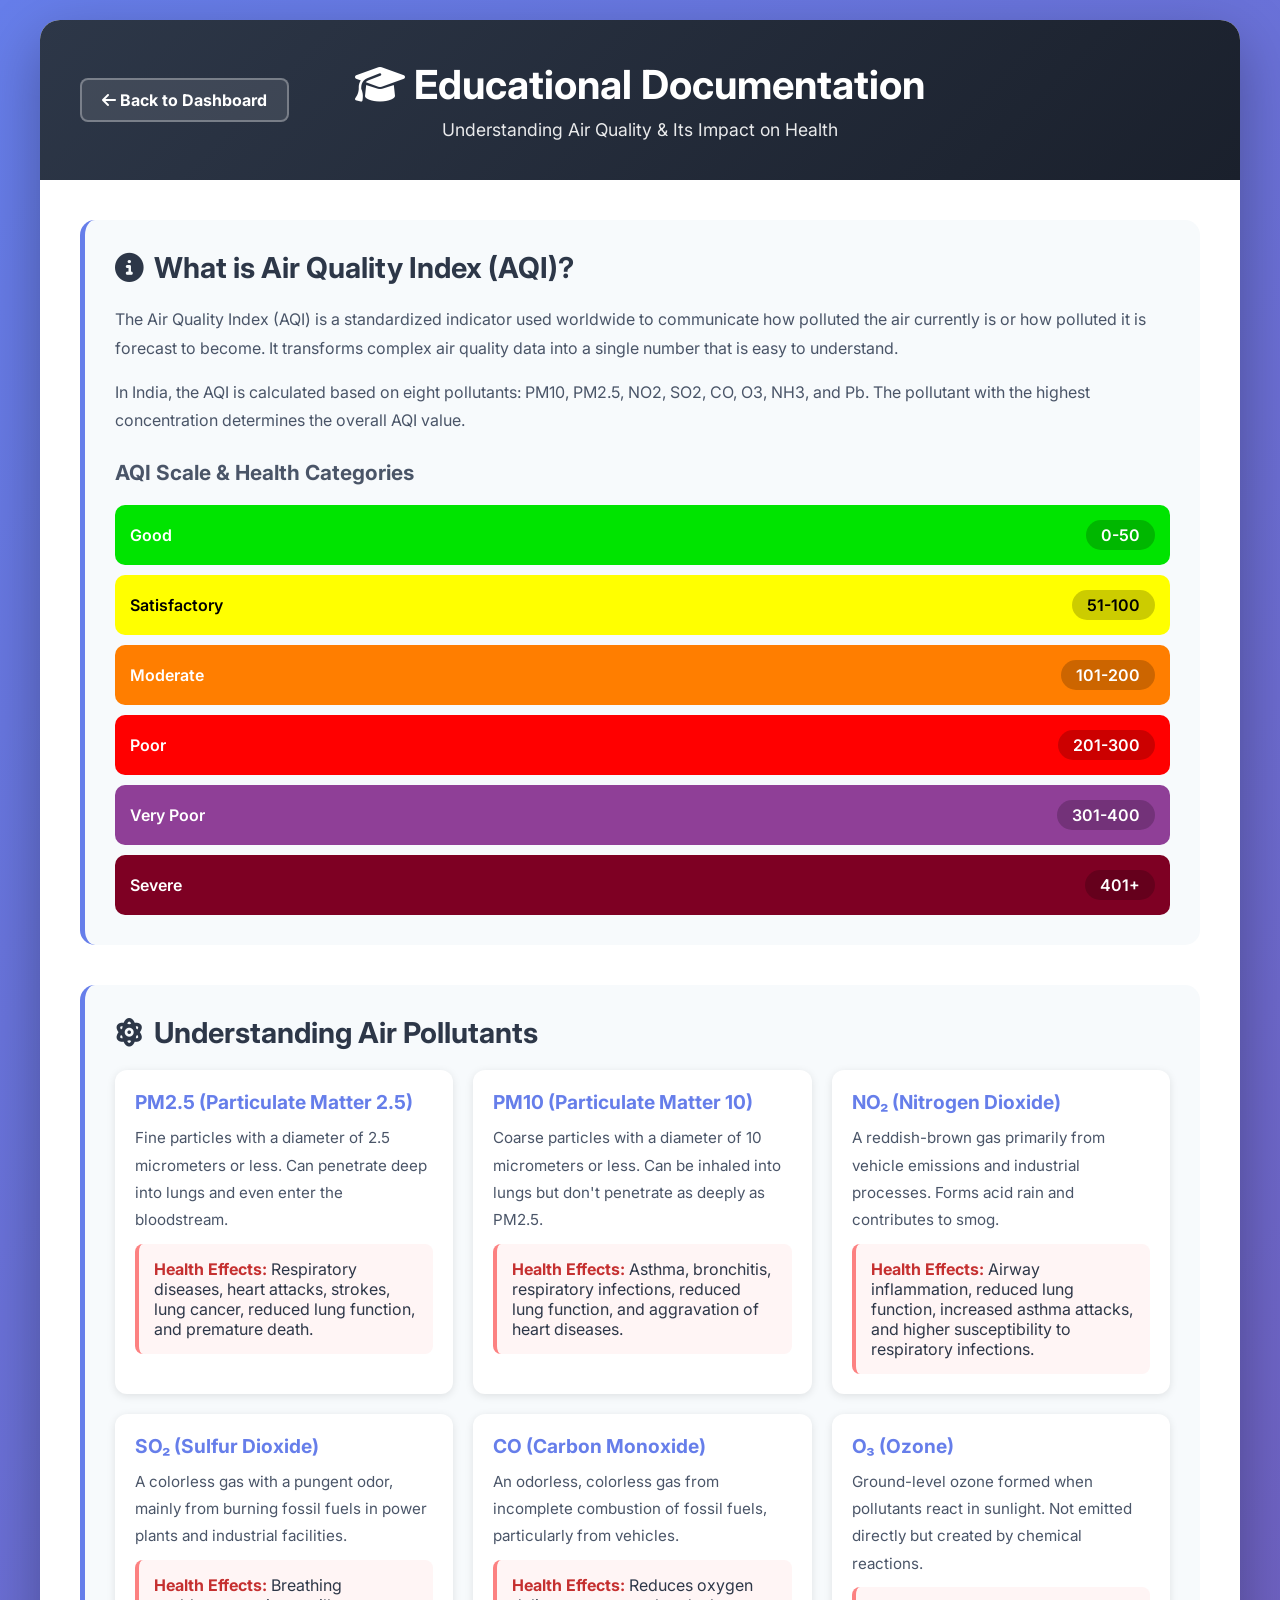
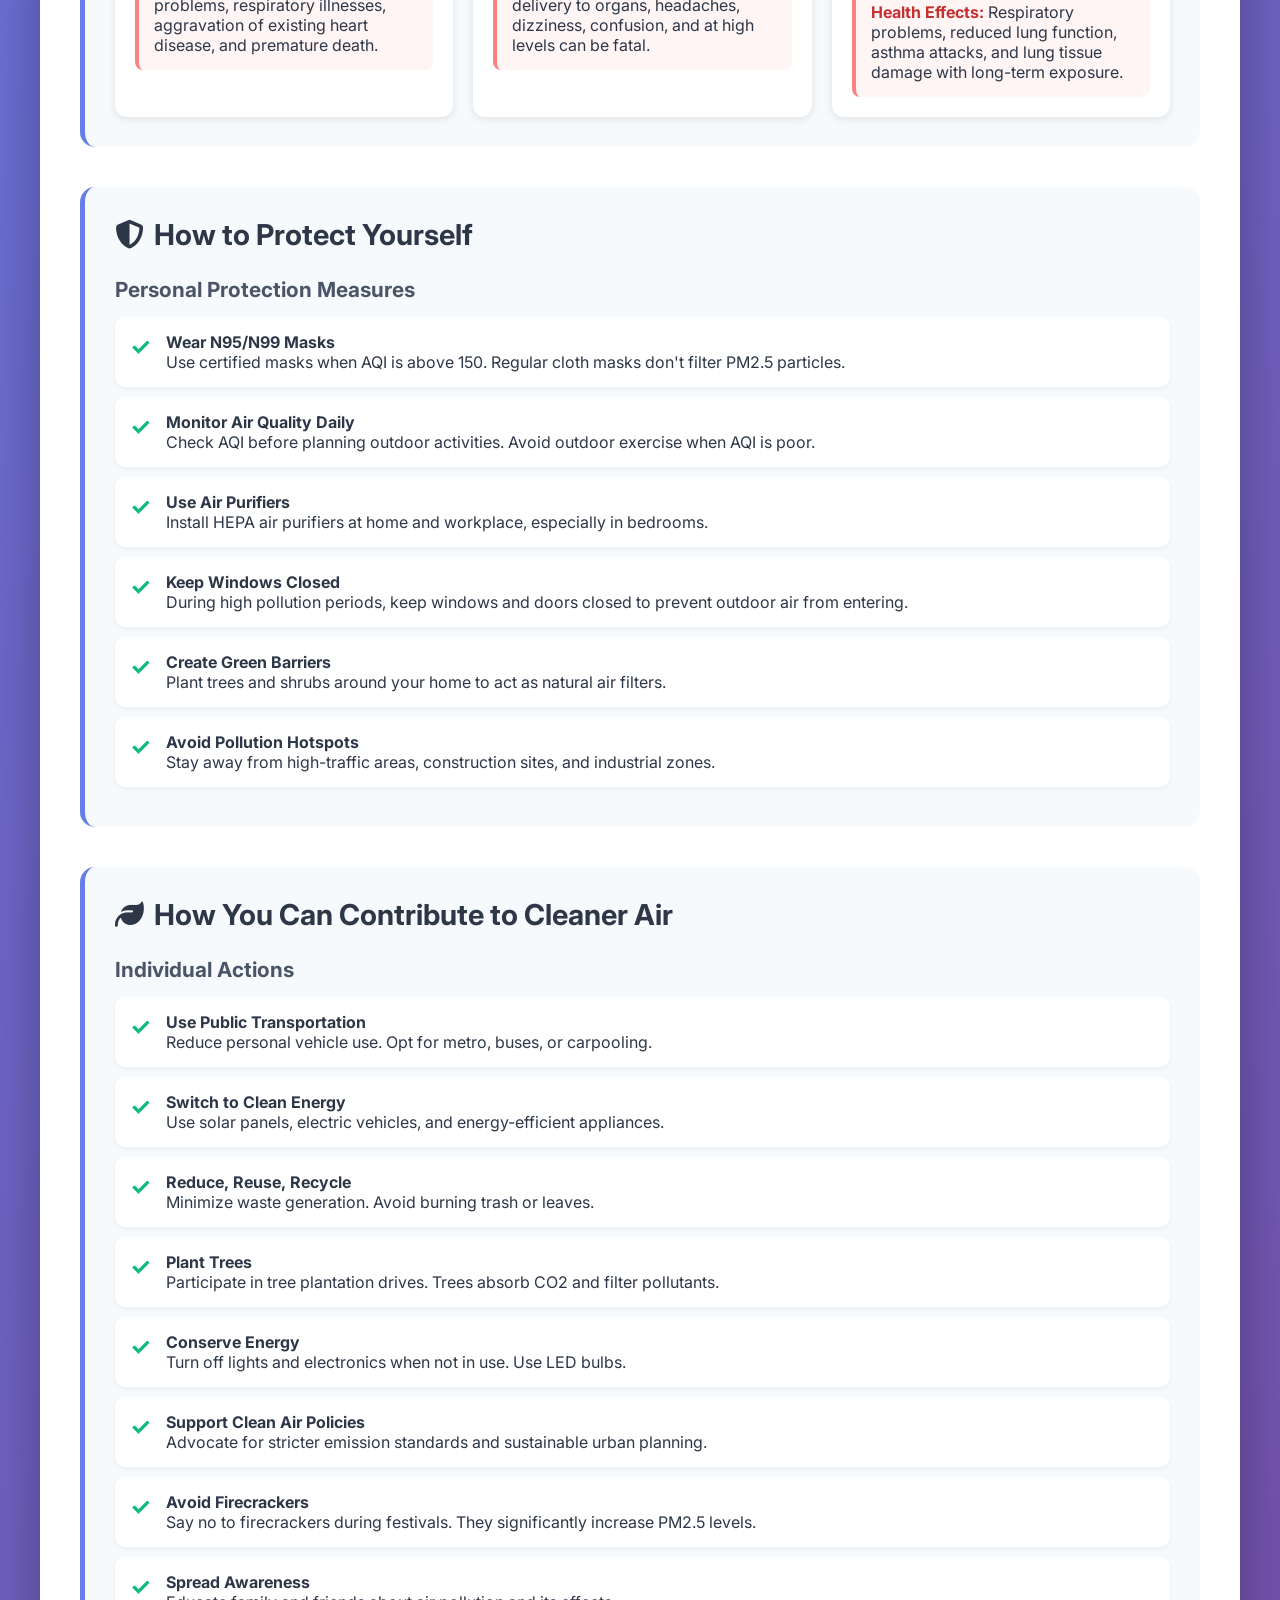
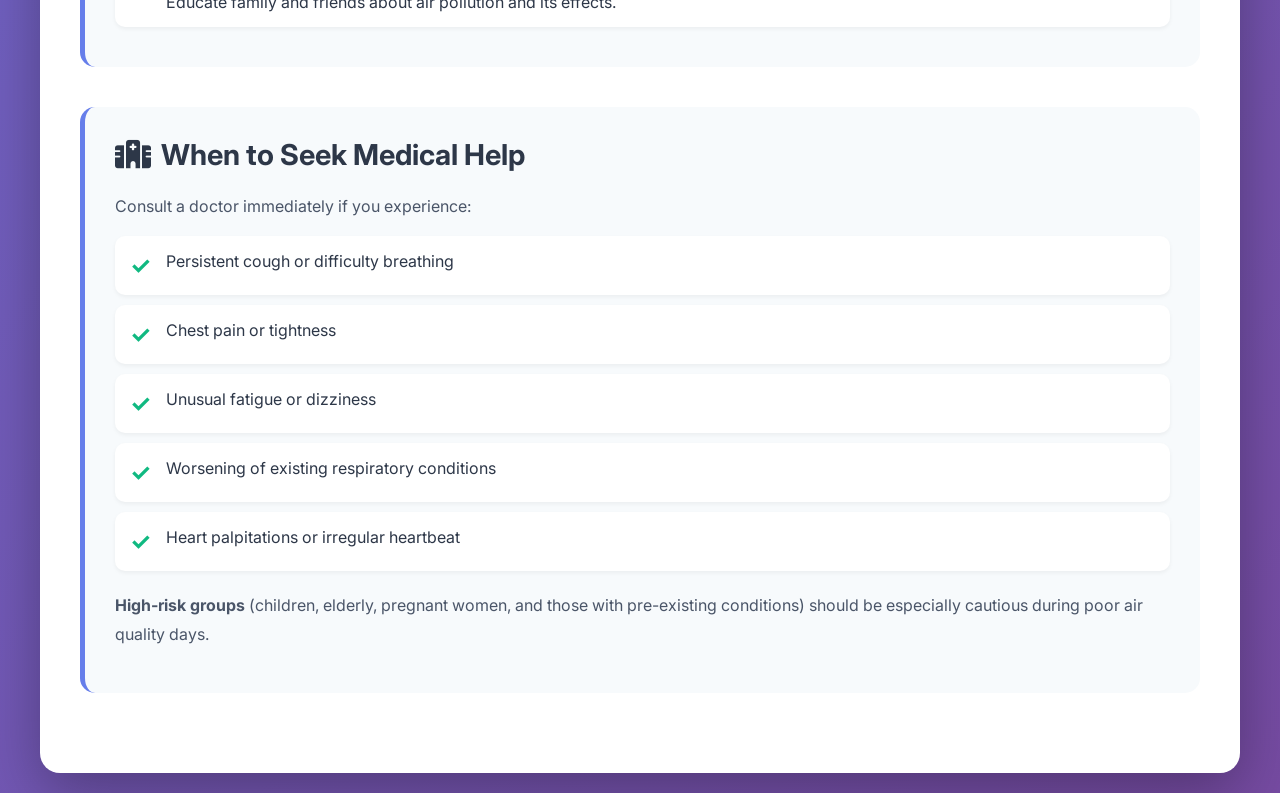
<file: edu.html>
<!-- edu.html -->
<!DOCTYPE html>
<html lang="en">
<head>
    <meta charset="UTF-8">
    <meta name="viewport" content="width=device-width, initial-scale=1.0">
    <title>Educational Documentation - Vayu Suraksha</title>
    
    <!-- Font Awesome -->
    <link rel="stylesheet" href="https://cdnjs.cloudflare.com/ajax/libs/font-awesome/6.4.0/css/all.min.css" />
    
    <!-- Google Fonts -->
    <link href="https://fonts.googleapis.com/css2?family=Inter:wght@300;400;500;600;700&display=swap" rel="stylesheet">
    
    <style>
        * {
            margin: 0;
            padding: 0;
            box-sizing: border-box;
        }

        body {
            font-family: 'Inter', -apple-system, BlinkMacSystemFont, 'Segoe UI', sans-serif;
            background: linear-gradient(135deg, #667eea 0%, #764ba2 100%);
            min-height: 100vh;
            padding: 20px;
            color: #2d3748;
        }

        .container {
            max-width: 1200px;
            margin: 0 auto;
            background: white;
            border-radius: 20px;
            box-shadow: 0 20px 60px rgba(0,0,0,0.3);
            overflow: hidden;
        }

        header {
            background: linear-gradient(135deg, #2d3748 0%, #1a202c 100%);
            color: white;
            padding: 40px;
            text-align: center;
            position: relative;
        }

        .back-btn {
            position: absolute;
            left: 40px;
            top: 50%;
            transform: translateY(-50%);
            background: rgba(255,255,255,0.1);
            color: white;
            border: 2px solid rgba(255,255,255,0.3);
            padding: 10px 20px;
            border-radius: 8px;
            text-decoration: none;
            font-weight: bold;
            transition: all 0.3s;
        }

        .back-btn:hover {
            background: rgba(255,255,255,0.2);
            transform: translateY(-50%) translateX(-5px);
        }

        h1 {
            font-size: 2.5em;
            margin-bottom: 10px;
        }

        .subtitle {
            font-size: 1.1em;
            opacity: 0.9;
        }

        .content {
            padding: 40px;
        }

        .section {
            margin-bottom: 40px;
            padding: 30px;
            background: #f7fafc;
            border-radius: 15px;
            border-left: 5px solid #667eea;
        }

        .section h2 {
            color: #2d3748;
            font-size: 1.8em;
            margin-bottom: 20px;
            display: flex;
            align-items: center;
            gap: 10px;
        }

        .section h3 {
            color: #4a5568;
            font-size: 1.3em;
            margin: 25px 0 15px 0;
        }

        .section p {
            color: #4a5568;
            line-height: 1.8;
            margin-bottom: 15px;
        }

        .pollutant-grid {
            display: grid;
            grid-template-columns: repeat(auto-fit, minmax(300px, 1fr));
            gap: 20px;
            margin-top: 20px;
        }

        .pollutant-card {
            background: white;
            padding: 20px;
            border-radius: 12px;
            box-shadow: 0 2px 8px rgba(0,0,0,0.1);
            transition: transform 0.3s;
        }

        .pollutant-card:hover {
            transform: translateY(-5px);
            box-shadow: 0 4px 12px rgba(0,0,0,0.15);
        }

        .pollutant-card h4 {
            color: #667eea;
            font-size: 1.2em;
            margin-bottom: 10px;
        }

        .pollutant-card p {
            margin-bottom: 10px;
            font-size: 0.95em;
        }

        .health-effects {
            background: #fff5f5;
            padding: 15px;
            border-left: 4px solid #fc8181;
            border-radius: 8px;
            margin-top: 10px;
        }

        .health-effects strong {
            color: #c53030;
        }

        .tips-list {
            list-style: none;
            padding: 0;
        }

        .tips-list li {
            padding: 15px;
            margin-bottom: 10px;
            background: white;
            border-radius: 10px;
            box-shadow: 0 2px 4px rgba(0,0,0,0.05);
            display: flex;
            align-items: flex-start;
            gap: 15px;
        }

        .tips-list li:before {
            content: "✓";
            color: #10b981;
            font-weight: bold;
            font-size: 1.5em;
            flex-shrink: 0;
        }

        .aqi-scale {
            display: flex;
            flex-direction: column;
            gap: 10px;
            margin-top: 20px;
        }

        .aqi-scale-item {
            display: flex;
            align-items: center;
            padding: 15px;
            border-radius: 10px;
            color: white;
            font-weight: 600;
        }

        .aqi-range {
            margin-left: auto;
            background: rgba(0,0,0,0.2);
            padding: 5px 15px;
            border-radius: 20px;
        }

        @media (max-width: 768px) {
            .back-btn {
                position: static;
                transform: none;
                display: inline-block;
                margin-bottom: 20px;
            }

            header {
                padding: 30px 20px;
            }

            h1 {
                font-size: 2em;
            }

            .content {
                padding: 20px;
            }

            .pollutant-grid {
                grid-template-columns: 1fr;
            }
        }
    </style>
</head>
<body>
    <div class="container">
        <header>
            <a href="index.html" class="back-btn">
                <i class="fas fa-arrow-left"></i> Back to Dashboard
            </a>
            <h1><i class="fas fa-graduation-cap"></i> Educational Documentation</h1>
            <p class="subtitle">Understanding Air Quality & Its Impact on Health</p>
        </header>

        <div class="content">
            <div class="section">
                <h2><i class="fas fa-info-circle"></i> What is Air Quality Index (AQI)?</h2>
                <p>The Air Quality Index (AQI) is a standardized indicator used worldwide to communicate how polluted the air currently is or how polluted it is forecast to become. It transforms complex air quality data into a single number that is easy to understand.</p>
                <p>In India, the AQI is calculated based on eight pollutants: PM10, PM2.5, NO2, SO2, CO, O3, NH3, and Pb. The pollutant with the highest concentration determines the overall AQI value.</p>
                
                <h3>AQI Scale & Health Categories</h3>
                <div class="aqi-scale">
                    <div class="aqi-scale-item" style="background: #00e400;">
                        <span>Good</span>
                        <span class="aqi-range">0-50</span>
                    </div>
                    <div class="aqi-scale-item" style="background: #ffff00; color: #000;">
                        <span>Satisfactory</span>
                        <span class="aqi-range">51-100</span>
                    </div>
                    <div class="aqi-scale-item" style="background: #ff7e00;">
                        <span>Moderate</span>
                        <span class="aqi-range">101-200</span>
                    </div>
                    <div class="aqi-scale-item" style="background: #ff0000;">
                        <span>Poor</span>
                        <span class="aqi-range">201-300</span>
                    </div>
                    <div class="aqi-scale-item" style="background: #8f3f97;">
                        <span>Very Poor</span>
                        <span class="aqi-range">301-400</span>
                    </div>
                    <div class="aqi-scale-item" style="background: #7e0023;">
                        <span>Severe</span>
                        <span class="aqi-range">401+</span>
                    </div>
                </div>
            </div>

            <div class="section">
                <h2><i class="fas fa-atom"></i> Understanding Air Pollutants</h2>
                
                <div class="pollutant-grid">
                    <div class="pollutant-card">
                        <h4>PM2.5 (Particulate Matter 2.5)</h4>
                        <p>Fine particles with a diameter of 2.5 micrometers or less. Can penetrate deep into lungs and even enter the bloodstream.</p>
                        <div class="health-effects">
                            <strong>Health Effects:</strong> Respiratory diseases, heart attacks, strokes, lung cancer, reduced lung function, and premature death.
                        </div>
                    </div>

                    <div class="pollutant-card">
                        <h4>PM10 (Particulate Matter 10)</h4>
                        <p>Coarse particles with a diameter of 10 micrometers or less. Can be inhaled into lungs but don't penetrate as deeply as PM2.5.</p>
                        <div class="health-effects">
                            <strong>Health Effects:</strong> Asthma, bronchitis, respiratory infections, reduced lung function, and aggravation of heart diseases.
                        </div>
                    </div>

                    <div class="pollutant-card">
                        <h4>NO₂ (Nitrogen Dioxide)</h4>
                        <p>A reddish-brown gas primarily from vehicle emissions and industrial processes. Forms acid rain and contributes to smog.</p>
                        <div class="health-effects">
                            <strong>Health Effects:</strong> Airway inflammation, reduced lung function, increased asthma attacks, and higher susceptibility to respiratory infections.
                        </div>
                    </div>

                    <div class="pollutant-card">
                        <h4>SO₂ (Sulfur Dioxide)</h4>
                        <p>A colorless gas with a pungent odor, mainly from burning fossil fuels in power plants and industrial facilities.</p>
                        <div class="health-effects">
                            <strong>Health Effects:</strong> Breathing problems, respiratory illnesses, aggravation of existing heart disease, and premature death.
                        </div>
                    </div>

                    <div class="pollutant-card">
                        <h4>CO (Carbon Monoxide)</h4>
                        <p>An odorless, colorless gas from incomplete combustion of fossil fuels, particularly from vehicles.</p>
                        <div class="health-effects">
                            <strong>Health Effects:</strong> Reduces oxygen delivery to organs, headaches, dizziness, confusion, and at high levels can be fatal.
                        </div>
                    </div>

                    <div class="pollutant-card">
                        <h4>O₃ (Ozone)</h4>
                        <p>Ground-level ozone formed when pollutants react in sunlight. Not emitted directly but created by chemical reactions.</p>
                        <div class="health-effects">
                            <strong>Health Effects:</strong> Respiratory problems, reduced lung function, asthma attacks, and lung tissue damage with long-term exposure.
                        </div>
                    </div>
                </div>
            </div>

            <div class="section">
                <h2><i class="fas fa-shield-alt"></i> How to Protect Yourself</h2>
                <h3>Personal Protection Measures</h3>
                <ul class="tips-list">
                    <li>
                        <div>
                            <strong>Wear N95/N99 Masks</strong><br>
                            Use certified masks when AQI is above 150. Regular cloth masks don't filter PM2.5 particles.
                        </div>
                    </li>
                    <li>
                        <div>
                            <strong>Monitor Air Quality Daily</strong><br>
                            Check AQI before planning outdoor activities. Avoid outdoor exercise when AQI is poor.
                        </div>
                    </li>
                    <li>
                        <div>
                            <strong>Use Air Purifiers</strong><br>
                            Install HEPA air purifiers at home and workplace, especially in bedrooms.
                        </div>
                    </li>
                    <li>
                        <div>
                            <strong>Keep Windows Closed</strong><br>
                            During high pollution periods, keep windows and doors closed to prevent outdoor air from entering.
                        </div>
                    </li>
                    <li>
                        <div>
                            <strong>Create Green Barriers</strong><br>
                            Plant trees and shrubs around your home to act as natural air filters.
                        </div>
                    </li>
                    <li>
                        <div>
                            <strong>Avoid Pollution Hotspots</strong><br>
                            Stay away from high-traffic areas, construction sites, and industrial zones.
                        </div>
                    </li>
                </ul>
            </div>

            <div class="section">
                <h2><i class="fas fa-leaf"></i> How You Can Contribute to Cleaner Air</h2>
                <h3>Individual Actions</h3>
                <ul class="tips-list">
                    <li>
                        <div>
                            <strong>Use Public Transportation</strong><br>
                            Reduce personal vehicle use. Opt for metro, buses, or carpooling.
                        </div>
                    </li>
                    <li>
                        <div>
                            <strong>Switch to Clean Energy</strong><br>
                            Use solar panels, electric vehicles, and energy-efficient appliances.
                        </div>
                    </li>
                    <li>
                        <div>
                            <strong>Reduce, Reuse, Recycle</strong><br>
                            Minimize waste generation. Avoid burning trash or leaves.
                        </div>
                    </li>
                    <li>
                        <div>
                            <strong>Plant Trees</strong><br>
                            Participate in tree plantation drives. Trees absorb CO2 and filter pollutants.
                        </div>
                    </li>
                    <li>
                        <div>
                            <strong>Conserve Energy</strong><br>
                            Turn off lights and electronics when not in use. Use LED bulbs.
                        </div>
                    </li>
                    <li>
                        <div>
                            <strong>Support Clean Air Policies</strong><br>
                            Advocate for stricter emission standards and sustainable urban planning.
                        </div>
                    </li>
                    <li>
                        <div>
                            <strong>Avoid Firecrackers</strong><br>
                            Say no to firecrackers during festivals. They significantly increase PM2.5 levels.
                        </div>
                    </li>
                    <li>
                        <div>
                            <strong>Spread Awareness</strong><br>
                            Educate family and friends about air pollution and its effects.
                        </div>
                    </li>
                </ul>
            </div>

            <div class="section">
                <h2><i class="fas fa-hospital"></i> When to Seek Medical Help</h2>
                <p>Consult a doctor immediately if you experience:</p>
                <ul class="tips-list">
                    <li>Persistent cough or difficulty breathing</li>
                    <li>Chest pain or tightness</li>
                    <li>Unusual fatigue or dizziness</li>
                    <li>Worsening of existing respiratory conditions</li>
                    <li>Heart palpitations or irregular heartbeat</li>
                </ul>
                <p style="margin-top: 20px;"><strong>High-risk groups</strong> (children, elderly, pregnant women, and those with pre-existing conditions) should be especially cautious during poor air quality days.</p>
            </div>
        </div>
    </div>
</body>
</html>
</file>
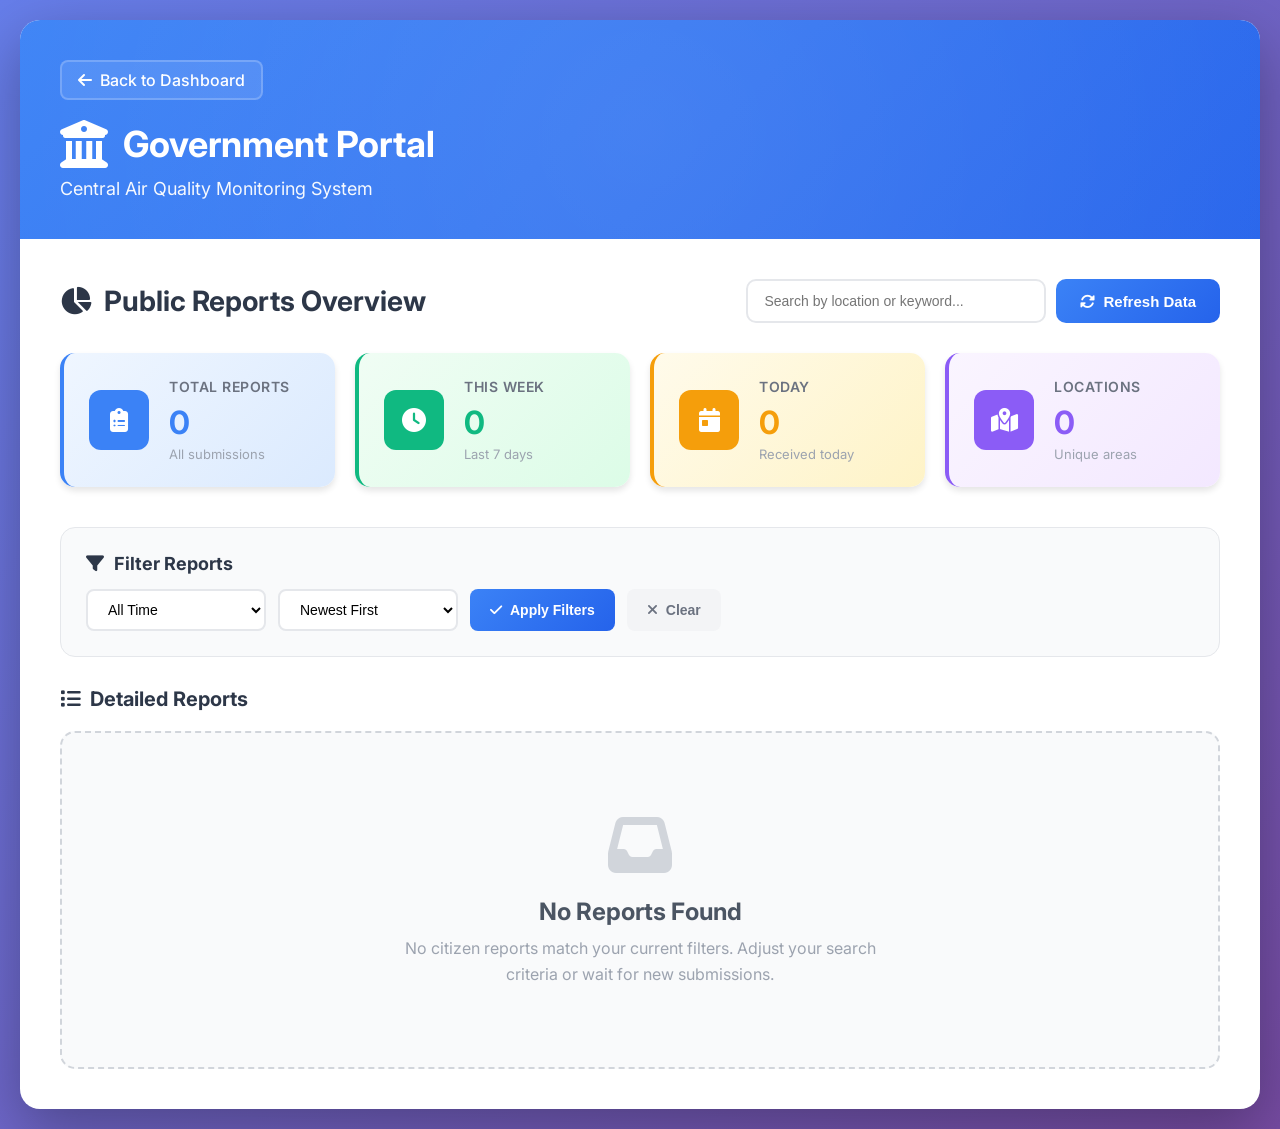
<file: gov.html>
<!DOCTYPE html>
<html lang="en">
<head>
    <meta charset="UTF-8">
    <meta name="viewport" content="width=device-width, initial-scale=1.0">
    <title>Government Dashboard - Vayu Suraksha</title>
    
    <!-- Font Awesome -->
    <link rel="stylesheet" href="https://cdnjs.cloudflare.com/ajax/libs/font-awesome/6.4.0/css/all.min.css" />
    
    <!-- Google Fonts -->
    <link href="https://fonts.googleapis.com/css2?family=Inter:wght@300;400;500;600;700&display=swap" rel="stylesheet">
    
    <!-- Custom CSS -->
    <link rel="stylesheet" href="css/gov.css">
</head>
<body>
    <div class="container">
        <header>
            <div class="header-content">
                <a href="index.html" class="back-link">
                    <i class="fas fa-arrow-left"></i> Back to Dashboard
                </a>
                <div class="brand-logo">
                    <i class="fas fa-building-columns"></i>
                    <h1>Government Portal</h1>
                </div>
                <p class="welcome-text">Central Air Quality Monitoring System</p>
            </div>
        </header>

        <div class="main-content">
            <div class="dashboard-header">
                <h2>
                    <i class="fas fa-chart-pie"></i>
                    Public Reports Overview
                </h2>
                <div class="header-actions">
                    <input type="text" id="searchInput" class="search-input" placeholder="Search by location or keyword...">
                    <button class="refresh-btn" onclick="loadReports()">
                        <i class="fas fa-sync-alt"></i>
                        Refresh Data
                    </button>
                </div>
            </div>

            <!-- Summary Statistics -->
            <div class="stats-container">
                <div class="stat-card stat-card-blue">
                    <div class="stat-icon">
                        <i class="fas fa-clipboard-list"></i>
                    </div>
                    <div class="stat-content">
                        <h3>Total Reports</h3>
                        <div class="stat-value" id="totalReports">0</div>
                        <div class="stat-label">All submissions</div>
                    </div>
                </div>
                
                <div class="stat-card stat-card-green">
                    <div class="stat-icon">
                        <i class="fas fa-clock"></i>
                    </div>
                    <div class="stat-content">
                        <h3>This Week</h3>
                        <div class="stat-value" id="weekReports">0</div>
                        <div class="stat-label">Last 7 days</div>
                    </div>
                </div>
                
                <div class="stat-card stat-card-orange">
                    <div class="stat-icon">
                        <i class="fas fa-calendar-day"></i>
                    </div>
                    <div class="stat-content">
                        <h3>Today</h3>
                        <div class="stat-value" id="todayReports">0</div>
                        <div class="stat-label">Received today</div>
                    </div>
                </div>
                
                <div class="stat-card stat-card-purple">
                    <div class="stat-icon">
                        <i class="fas fa-map-marked-alt"></i>
                    </div>
                    <div class="stat-content">
                        <h3>Locations</h3>
                        <div class="stat-value" id="uniqueLocations">0</div>
                        <div class="stat-label">Unique areas</div>
                    </div>
                </div>
            </div>

            <!-- Filter Options -->
            <div class="filter-section">
                <h3><i class="fas fa-filter"></i> Filter Reports</h3>
                <div class="filter-controls">
                    <select id="timeFilter" class="filter-select">
                        <option value="all">All Time</option>
                        <option value="today">Today</option>
                        <option value="week">This Week</option>
                        <option value="month">This Month</option>
                    </select>
                    <select id="sortFilter" class="filter-select">
                        <option value="newest">Newest First</option>
                        <option value="oldest">Oldest First</option>
                        <option value="location">By Location</option>
                    </select>
                    <button class="filter-btn" onclick="applyFilters()">
                        <i class="fas fa-check"></i>
                        Apply Filters
                    </button>
                    <button class="filter-btn filter-btn-clear" onclick="clearFilters()">
                        <i class="fas fa-times"></i>
                        Clear
                    </button>
                </div>
            </div>

            <!-- Reports List -->
            <div class="reports-section">
                <h3><i class="fas fa-list"></i> Detailed Reports</h3>
                <div id="reportsList" class="reports-grid">
                    <!-- Reports will be dynamically loaded here -->
                </div>
            </div>

            <!-- Empty State -->
            <div id="emptyState" class="empty-state" style="display: none;">
                <i class="fas fa-inbox"></i>
                <h3>No Reports Found</h3>
                <p>No citizen reports match your current filters. Adjust your search criteria or wait for new submissions.</p>
            </div>
        </div>
    </div>

    <script>
        let allReports = [];
        let filteredReports = [];

        // Load reports from localStorage
        function loadReports() {
            try {
                allReports = JSON.parse(localStorage.getItem('reports')) || [];
                filteredReports = [...allReports];
                
                updateStatistics();
                displayReports(filteredReports);
                
            } catch (error) {
                console.error('Error loading reports:', error);
                showError();
            }
        }

        // Update statistics
        function updateStatistics() {
            const now = new Date();
            const todayStart = new Date(now.getFullYear(), now.getMonth(), now.getDate());
            const weekStart = new Date(now.getTime() - 7 * 24 * 60 * 60 * 1000);
            
            const todayCount = allReports.filter(r => new Date(r.timestamp) >= todayStart).length;
            const weekCount = allReports.filter(r => new Date(r.timestamp) >= weekStart).length;
            const uniqueLocs = new Set(allReports.map(r => r.location)).size;
            
            document.getElementById('totalReports').textContent = allReports.length;
            document.getElementById('todayReports').textContent = todayCount;
            document.getElementById('weekReports').textContent = weekCount;
            document.getElementById('uniqueLocations').textContent = uniqueLocs;
        }

        // Display reports
        function displayReports(reports) {
            const reportsList = document.getElementById('reportsList');
            const emptyState = document.getElementById('emptyState');
            
            if (reports.length === 0) {
                reportsList.style.display = 'none';
                emptyState.style.display = 'flex';
                return;
            }
            
            reportsList.style.display = 'grid';
            emptyState.style.display = 'none';
            
            reportsList.innerHTML = reports.map((report, index) => {
                const date = new Date(report.timestamp);
                const formattedDate = date.toLocaleDateString('en-IN', {
                    year: 'numeric',
                    month: 'short',
                    day: 'numeric',
                    hour: '2-digit',
                    minute: '2-digit'
                });
                
                return `
                    <div class="report-card">
                        <div class="report-header">
                            <div class="report-badge">Report #${allReports.indexOf(report) + 1}</div>
                            <div class="report-timestamp">
                                <i class="fas fa-clock"></i>
                                ${formattedDate}
                            </div>
                        </div>
                        
                        <div class="report-body">
                            <div class="report-location">
                                <i class="fas fa-map-marker-alt"></i>
                                <strong>${escapeHtml(report.location)}</strong>
                            </div>
                            
                            <div class="report-details">
                                <div class="detail-item">
                                    <i class="fas fa-user"></i>
                                    <span><strong>Reporter:</strong> ${escapeHtml(report.name)}</span>
                                </div>
                                <div class="detail-item">
                                    <i class="fas fa-envelope"></i>
                                    <span><strong>Email:</strong> ${escapeHtml(report.email)}</span>
                                </div>
                            </div>
                            
                            <div class="report-complaint">
                                <div class="complaint-label">
                                    <i class="fas fa-exclamation-triangle"></i>
                                    Issue Description
                                </div>
                                <div class="complaint-text">${escapeHtml(report.complaint)}</div>
                            </div>
                        </div>
                        
                        <div class="report-footer">
                            <button class="action-btn-gov" onclick="viewOnMap('${escapeHtml(report.location)}')">
                                <i class="fas fa-map"></i>
                                View on Map
                            </button>
                            <button class="action-btn-gov" onclick="exportReport(${allReports.indexOf(report)})">
                                <i class="fas fa-download"></i>
                                Export
                            </button>
                        </div>
                    </div>
                `;
            }).join('');
        }

        // Apply filters
        function applyFilters() {
            const searchTerm = document.getElementById('searchInput').value.toLowerCase();
            const timeFilter = document.getElementById('timeFilter').value;
            const sortFilter = document.getElementById('sortFilter').value;
            
            let filtered = [...allReports];
            
            // Search filter
            if (searchTerm) {
                filtered = filtered.filter(r => 
                    r.location.toLowerCase().includes(searchTerm) ||
                    r.complaint.toLowerCase().includes(searchTerm) ||
                    r.name.toLowerCase().includes(searchTerm)
                );
            }
            
            // Time filter
            const now = new Date();
            const todayStart = new Date(now.getFullYear(), now.getMonth(), now.getDate());
            const weekStart = new Date(now.getTime() - 7 * 24 * 60 * 60 * 1000);
            const monthStart = new Date(now.getFullYear(), now.getMonth(), 1);
            
            if (timeFilter === 'today') {
                filtered = filtered.filter(r => new Date(r.timestamp) >= todayStart);
            } else if (timeFilter === 'week') {
                filtered = filtered.filter(r => new Date(r.timestamp) >= weekStart);
            } else if (timeFilter === 'month') {
                filtered = filtered.filter(r => new Date(r.timestamp) >= monthStart);
            }
            
            // Sort
            if (sortFilter === 'newest') {
                filtered.sort((a, b) => new Date(b.timestamp) - new Date(a.timestamp));
            } else if (sortFilter === 'oldest') {
                filtered.sort((a, b) => new Date(a.timestamp) - new Date(b.timestamp));
            } else if (sortFilter === 'location') {
                filtered.sort((a, b) => a.location.localeCompare(b.location));
            }
            
            filteredReports = filtered;
            displayReports(filteredReports);
        }

        // Clear filters
        function clearFilters() {
            document.getElementById('searchInput').value = '';
            document.getElementById('timeFilter').value = 'all';
            document.getElementById('sortFilter').value = 'newest';
            
            filteredReports = [...allReports];
            displayReports(filteredReports);
        }

        // Search in real-time
        document.addEventListener('DOMContentLoaded', () => {
            loadReports();
            
            document.getElementById('searchInput').addEventListener('input', applyFilters);
        });

        // Utility functions
        function escapeHtml(text) {
            const div = document.createElement('div');
            div.textContent = text;
            return div.innerHTML;
        }

        function viewOnMap(location) {
            window.location.href = `index.html?search=${encodeURIComponent(location)}`;
        }

        function exportReport(index) {
            const report = allReports[index];
            const dataStr = JSON.stringify(report, null, 2);
            const dataBlob = new Blob([dataStr], { type: 'application/json' });
            const url = URL.createObjectURL(dataBlob);
            const link = document.createElement('a');
            link.href = url;
            link.download = `report-${report.location}-${Date.now()}.json`;
            link.click();
            URL.revokeObjectURL(url);
        }

        function showError() {
            document.getElementById('reportsList').innerHTML = `
                <div class="empty-state">
                    <i class="fas fa-exclamation-circle" style="color: #ef4444;"></i>
                    <h3>Error Loading Data</h3>
                    <p>Unable to load reports. Please refresh the page.</p>
                </div>
            `;
        }
    </script>
</body>
</html>
</file>
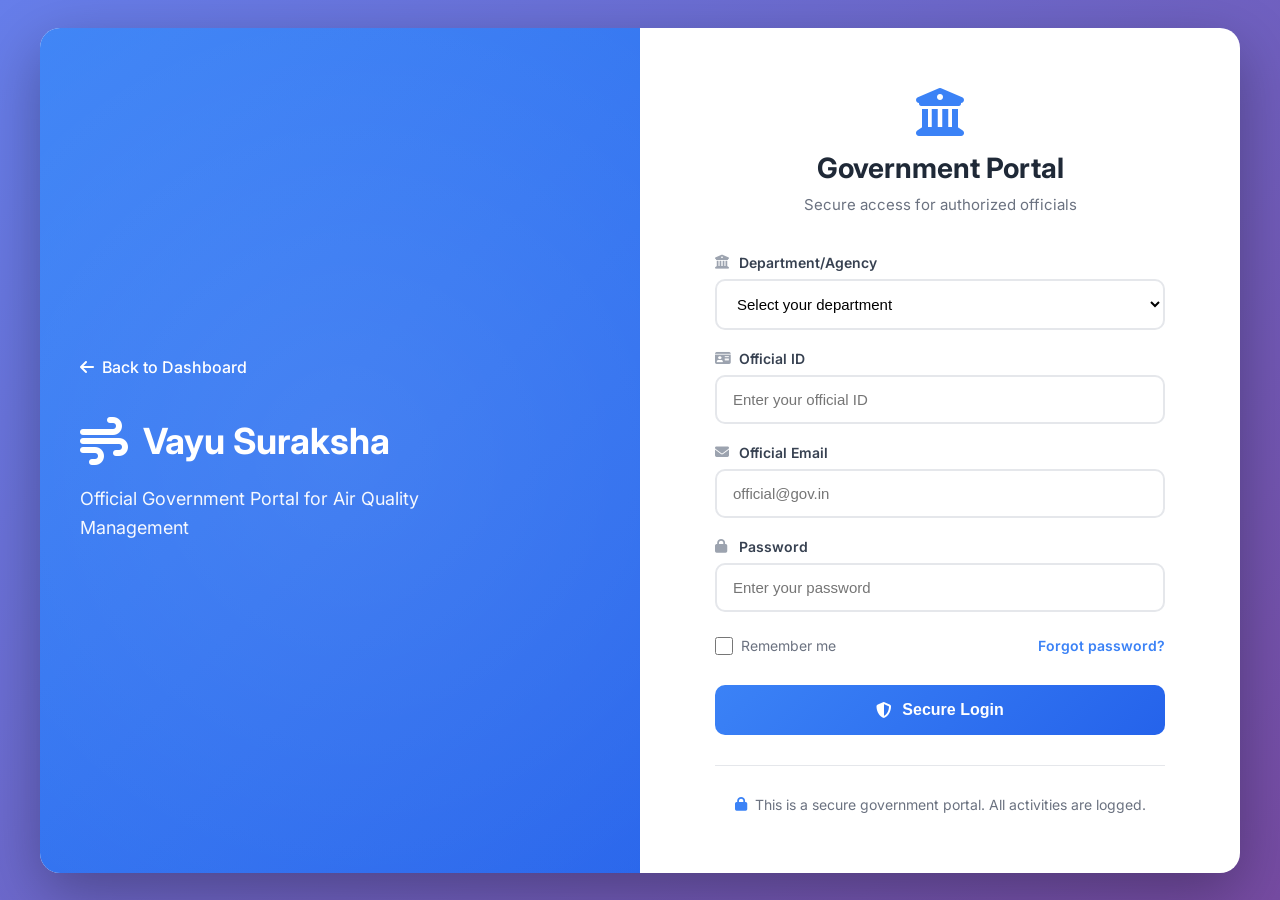
<file: govt-login.html>
<!DOCTYPE html>
<html lang="en">
<head>
    <meta charset="UTF-8">
    <meta name="viewport" content="width=device-width, initial-scale=1.0">
    <title>Government Login - Vayu Suraksha</title>
    
    <!-- Font Awesome -->
    <link rel="stylesheet" href="https://cdnjs.cloudflare.com/ajax/libs/font-awesome/6.4.0/css/all.min.css" />
    
    <!-- Google Fonts -->
    <link href="https://fonts.googleapis.com/css2?family=Inter:wght@300;400;500;600;700&display=swap" rel="stylesheet">
    
    <!-- Custom CSS -->
    <link rel="stylesheet" href="css/login.css">
</head>
<body>
    <div class="login-container">
        <div class="login-left govt-theme">
            <div class="login-branding">
                <a href="index.html" class="back-link">
                    <i class="fas fa-arrow-left"></i> Back to Dashboard
                </a>
                <div class="brand-logo">
                    <i class="fas fa-wind"></i>
                    <h1>Vayu Suraksha</h1>
                </div>
                <p class="brand-tagline">Official Government Portal for Air Quality Management</p>
            </div>
        </div>
        
        <div class="login-right">
            <div class="login-card">
                <div class="login-header">
                    <i class="fas fa-building-columns header-icon govt-icon"></i>
                    <h2>Government Portal</h2>
                    <p>Secure access for authorized officials</p>
                </div>
                
                <form class="login-form" onsubmit="handleGovtLogin(event)">
                    <div class="form-group">
                        <label for="dept-name">
                            <i class="fas fa-building-columns"></i>
                            Department/Agency
                        </label>
                        <select id="dept-name" name="dept-name" required>
                            <option value="">Select your department</option>
                            <option value="cpcb">Central Pollution Control Board (CPCB)</option>
                            <option value="spcb">State Pollution Control Board</option>
                            <option value="moef">Ministry of Environment</option>
                            <option value="niti">NITI Aayog</option>
                            <option value="ncap">National Clean Air Programme</option>
                        </select>
                    </div>
                    
                    <div class="form-group">
                        <label for="govt-id">
                            <i class="fas fa-id-card"></i>
                            Official ID
                        </label>
                        <input 
                            type="text" 
                            id="govt-id" 
                            name="govt-id" 
                            placeholder="Enter your official ID"
                            required
                        >
                    </div>
                    
                    <div class="form-group">
                        <label for="govt-email">
                            <i class="fas fa-envelope"></i>
                            Official Email
                        </label>
                        <input 
                            type="email" 
                            id="govt-email" 
                            name="govt-email" 
                            placeholder="official@gov.in"
                            required
                        >
                    </div>
                    
                    <div class="form-group">
                        <label for="govt-password">
                            <i class="fas fa-lock"></i>
                            Password
                        </label>
                        <input 
                            type="password" 
                            id="govt-password" 
                            name="govt-password" 
                            placeholder="Enter your password"
                            required
                        >
                    </div>
                    
                    <div class="form-options">
                        <label class="checkbox-label">
                            <input type="checkbox" name="remember">
                            <span>Remember me</span>
                        </label>
                        <a href="#" class="forgot-link">Forgot password?</a>
                    </div>
                    
                    <button type="submit" class="login-btn govt-btn">
                        <i class="fas fa-shield-halved"></i>
                        Secure Login
                    </button>
                </form>
                
                <div class="login-footer">
                    <p class="security-note">
                        <i class="fas fa-lock"></i>
                        This is a secure government portal. All activities are logged.
                    </p>
                </div>
            </div>
        </div>
    </div>
    
    <script src="js/login.js"></script>
</body>
</html>
</file>
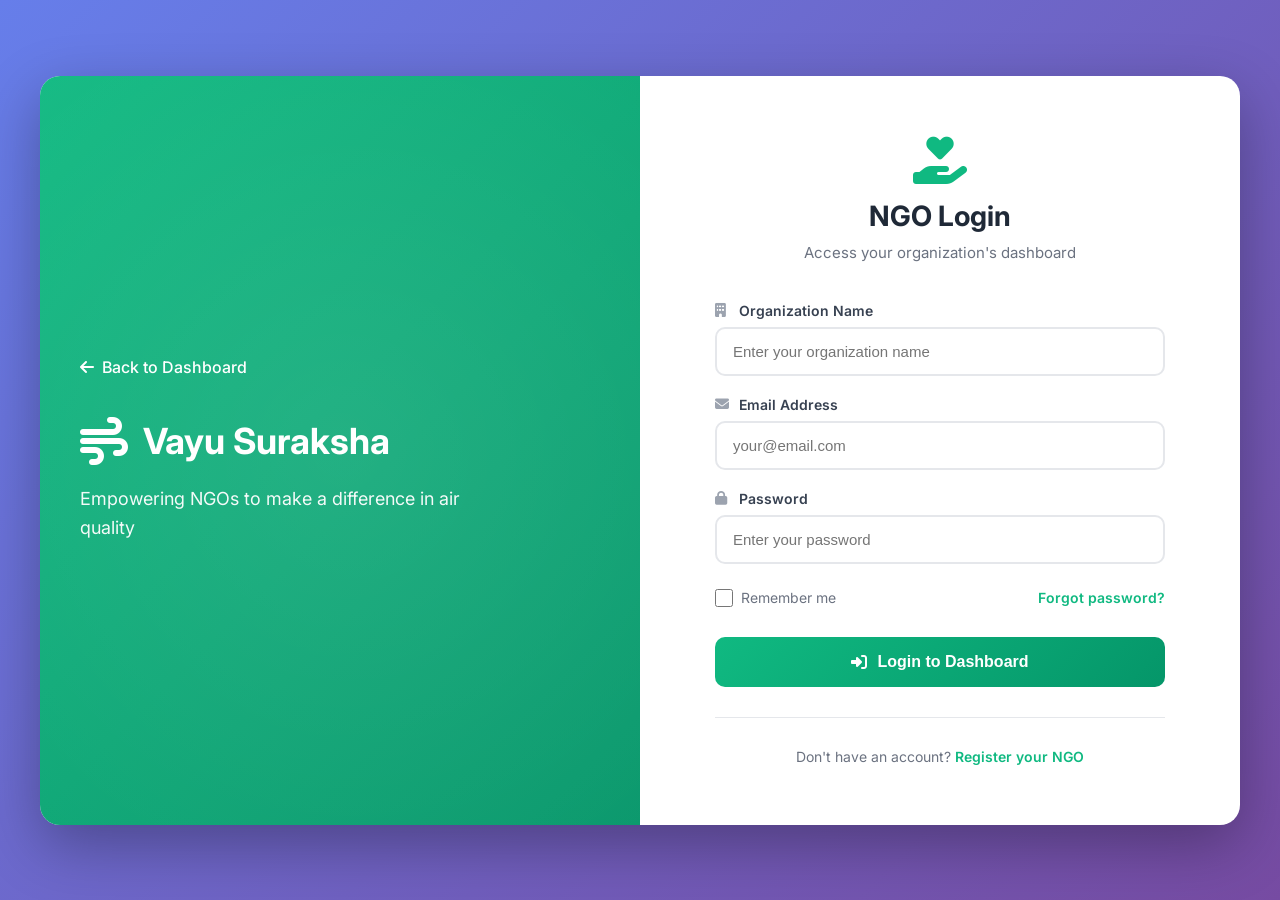
<file: ngo-login.html>
<!DOCTYPE html>
<html lang="en">
<head>
    <meta charset="UTF-8">
    <meta name="viewport" content="width=device-width, initial-scale=1.0">
    <title>NGO Login - Vayu Suraksha</title>
    
    <!-- Font Awesome -->
    <link rel="stylesheet" href="https://cdnjs.cloudflare.com/ajax/libs/font-awesome/6.4.0/css/all.min.css" />
    
    <!-- Google Fonts -->
    <link href="https://fonts.googleapis.com/css2?family=Inter:wght@300;400;500;600;700&display=swap" rel="stylesheet">
    
    <!-- Custom CSS -->
    <link rel="stylesheet" href="css/login.css">
</head>
<body>
    <div class="login-container">
        <div class="login-left">
            <div class="login-branding">
                <a href="index.html" class="back-link">
                    <i class="fas fa-arrow-left"></i> Back to Dashboard
                </a>
                <div class="brand-logo">
                    <i class="fas fa-wind"></i>
                    <h1>Vayu Suraksha</h1>
                </div>
                <p class="brand-tagline">Empowering NGOs to make a difference in air quality</p>
            </div>
        </div>
        
        <div class="login-right">
            <div class="login-card">
                <div class="login-header">
                    <i class="fas fa-hand-holding-heart header-icon"></i>
                    <h2>NGO Login</h2>
                    <p>Access your organization's dashboard</p>
                </div>
                
                <form class="login-form" onsubmit="handleNGOLogin(event)">
                    <div class="form-group">
                        <label for="org-name">
                            <i class="fas fa-building"></i>
                            Organization Name
                        </label>
                        <input 
                            type="text" 
                            id="org-name" 
                            name="org-name" 
                            placeholder="Enter your organization name"
                            required
                        >
                    </div>
                    
                    <div class="form-group">
                        <label for="email">
                            <i class="fas fa-envelope"></i>
                            Email Address
                        </label>
                        <input 
                            type="email" 
                            id="email" 
                            name="email" 
                            placeholder="your@email.com"
                            required
                        >
                    </div>
                    
                    <div class="form-group">
                        <label for="password">
                            <i class="fas fa-lock"></i>
                            Password
                        </label>
                        <input 
                            type="password" 
                            id="password" 
                            name="password" 
                            placeholder="Enter your password"
                            required
                        >
                    </div>
                    
                    <div class="form-options">
                        <label class="checkbox-label">
                            <input type="checkbox" name="remember">
                            <span>Remember me</span>
                        </label>
                        <a href="#" class="forgot-link">Forgot password?</a>
                    </div>
                    
                    <button type="submit" class="login-btn ngo-btn">
                        <i class="fas fa-sign-in-alt"></i>
                        Login to Dashboard
                    </button>
                </form>
                
                <div class="login-footer">
                    <p>Don't have an account? <a href="#">Register your NGO</a></p>
                </div>
            </div>
        </div>
    </div>
    
    <script src="js/login.js"></script>
</body>
</html>
</file>
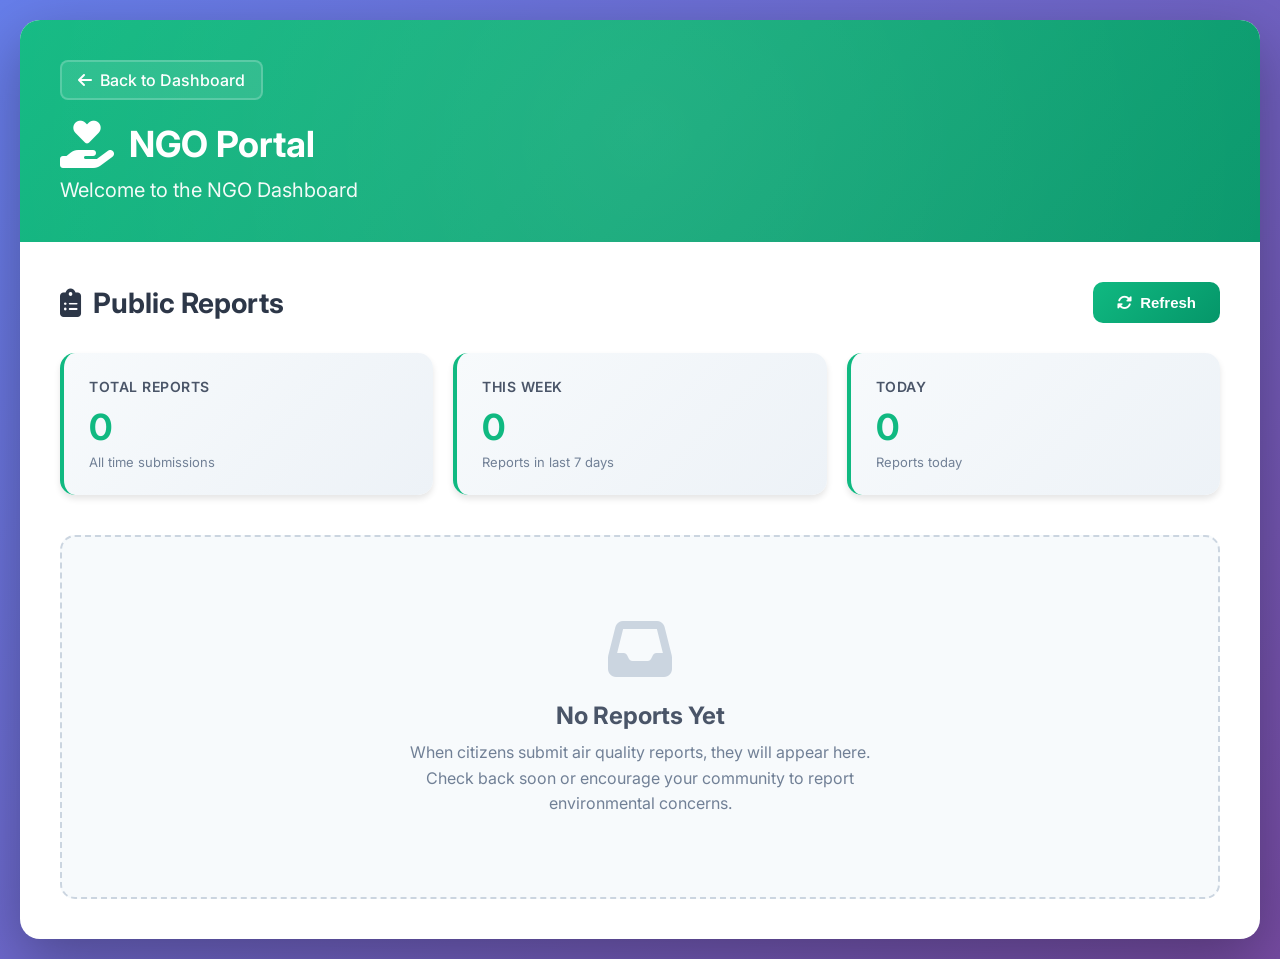
<file: ngo.html>
<!DOCTYPE html>
<html lang="en">
<head>
    <meta charset="UTF-8">
    <meta name="viewport" content="width=device-width, initial-scale=1.0">
    <title>NGO Dashboard - Vayu Suraksha</title>
    
    <!-- Font Awesome -->
    <link rel="stylesheet" href="https://cdnjs.cloudflare.com/ajax/libs/font-awesome/6.4.0/css/all.min.css" />
    
    <!-- Google Fonts -->
    <link href="https://fonts.googleapis.com/css2?family=Inter:wght@300;400;500;600;700&display=swap" rel="stylesheet">
    
    <!-- Custom CSS -->
    <link rel="stylesheet" href="css/ngo.css">
</head>
<body>
    <div class="container">
        <header>
            <div class="header-content">
                <a href="index.html" class="back-link">
                    <i class="fas fa-arrow-left"></i> Back to Dashboard
                </a>
                <div class="brand-logo">
                    <i class="fas fa-hand-holding-heart"></i>
                    <h1>NGO Portal</h1>
                </div>
                <p class="welcome-text" id="welcomeText">Welcome to the NGO Dashboard</p>
            </div>
        </header>

        <div class="main-content">
            <div class="dashboard-header">
                <h2>
                    <i class="fas fa-clipboard-list"></i>
                    Public Reports
                </h2>
                <button class="refresh-btn" onclick="loadReports()">
                    <i class="fas fa-sync-alt"></i>
                    Refresh
                </button>
            </div>

            <!-- Statistics Cards -->
            <div class="stats-container">
                <div class="stat-card">
                    <h3>Total Reports</h3>
                    <div class="stat-value" id="totalReports">0</div>
                    <div class="stat-label">All time submissions</div>
                </div>
                <div class="stat-card">
                    <h3>This Week</h3>
                    <div class="stat-value" id="weekReports">0</div>
                    <div class="stat-label">Reports in last 7 days</div>
                </div>
                <div class="stat-card">
                    <h3>Today</h3>
                    <div class="stat-value" id="todayReports">0</div>
                    <div class="stat-label">Reports today</div>
                </div>
            </div>

            <!-- Reports List -->
            <div id="reportsList" class="reports-grid">
                <!-- Reports will be dynamically loaded here -->
            </div>

            <!-- Empty State -->
            <div id="emptyState" class="empty-state" style="display: none;">
                <i class="fas fa-inbox"></i>
                <h3>No Reports Yet</h3>
                <p>When citizens submit air quality reports, they will appear here. Check back soon or encourage your community to report environmental concerns.</p>
            </div>
        </div>
    </div>

    <script>
        // Get organization name from URL if available
        const urlParams = new URLSearchParams(window.location.search);
        const orgName = urlParams.get('org');
        if (orgName) {
            document.getElementById('welcomeText').textContent = `Welcome, ${orgName}!`;
        }

        // Load reports from localStorage
        function loadReports() {
            const reportsList = document.getElementById('reportsList');
            const emptyState = document.getElementById('emptyState');
            
            try {
                const reports = JSON.parse(localStorage.getItem('reports')) || [];
                
                if (reports.length === 0) {
                    reportsList.style.display = 'none';
                    emptyState.style.display = 'block';
                    updateStats(reports);
                    return;
                }
                
                // Sort reports by timestamp (newest first)
                reports.sort((a, b) => new Date(b.timestamp) - new Date(a.timestamp));
                
                reportsList.style.display = 'grid';
                emptyState.style.display = 'none';
                
                reportsList.innerHTML = reports.map((report, index) => {
                    const date = new Date(report.timestamp);
                    const formattedDate = date.toLocaleDateString('en-IN', {
                        year: 'numeric',
                        month: 'long',
                        day: 'numeric',
                        hour: '2-digit',
                        minute: '2-digit'
                    });
                    
                    return `
                        <div class="report-card" style="animation-delay: ${index * 0.1}s">
                            <div class="report-header">
                                <div class="report-location">
                                    <i class="fas fa-map-marker-alt"></i>
                                    ${escapeHtml(report.location)}
                                </div>
                                <div class="report-date">
                                    <i class="fas fa-clock"></i>
                                    ${formattedDate}
                                </div>
                            </div>
                            
                            <div class="report-meta">
                                <div class="meta-item">
                                    <i class="fas fa-user"></i>
                                    <div>
                                        <div class="meta-label">Reporter</div>
                                        <div class="meta-value">${escapeHtml(report.name)}</div>
                                    </div>
                                </div>
                                <div class="meta-item">
                                    <i class="fas fa-envelope"></i>
                                    <div>
                                        <div class="meta-label">Email</div>
                                        <div class="meta-value">${escapeHtml(report.email)}</div>
                                    </div>
                                </div>
                            </div>
                            
                            <div class="report-complaint">
                                <h4><i class="fas fa-exclamation-triangle"></i> Issue Description</h4>
                                <div class="complaint-text">${escapeHtml(report.complaint)}</div>
                            </div>
                            
                            <div class="report-actions">
                                <button class="action-btn action-btn-primary" onclick="takeAction('${escapeHtml(report.location)}')">
                                    <i class="fas fa-check-circle"></i>
                                    Take Action
                                </button>
                                <button class="action-btn action-btn-secondary" onclick="contactReporter('${escapeHtml(report.email)}')">
                                    <i class="fas fa-paper-plane"></i>
                                    Contact Reporter
                                </button>
                                <button class="action-btn action-btn-secondary" onclick="viewLocation('${escapeHtml(report.location)}')">
                                    <i class="fas fa-map"></i>
                                    View on Map
                                </button>
                                <button class="action-btn action-btn-danger" onclick="markAsCompleted(${index})">
                                    <i class="fas fa-trash-alt"></i>
                                    Mark as Completed
                                </button>
                            </div>
                        </div>
                    `;
                }).join('');
                
                updateStats(reports);
                
            } catch (error) {
                console.error('Error loading reports:', error);
                reportsList.innerHTML = `
                    <div class="empty-state">
                        <i class="fas fa-exclamation-circle" style="color: #ef4444;"></i>
                        <h3>Error Loading Reports</h3>
                        <p>There was a problem loading the reports. Please refresh the page.</p>
                    </div>
                `;
            }
        }
        
        // Update statistics
        function updateStats(reports) {
            const now = new Date();
            const todayStart = new Date(now.getFullYear(), now.getMonth(), now.getDate());
            const weekStart = new Date(now.getTime() - 7 * 24 * 60 * 60 * 1000);
            
            const todayCount = reports.filter(r => new Date(r.timestamp) >= todayStart).length;
            const weekCount = reports.filter(r => new Date(r.timestamp) >= weekStart).length;
            
            document.getElementById('totalReports').textContent = reports.length;
            document.getElementById('todayReports').textContent = todayCount;
            document.getElementById('weekReports').textContent = weekCount;
        }
        
        // Escape HTML to prevent XSS
        function escapeHtml(text) {
            const div = document.createElement('div');
            div.textContent = text;
            return div.innerHTML;
        }
        
        // Action handlers
        function takeAction(location) {
            alert(`Initiating action for: ${location}\n\nThis feature will coordinate with local teams to investigate and address the reported issue.`);
        }
        
        function contactReporter(email) {
            window.location.href = `mailto:${email}?subject=Re: Your Air Quality Report&body=Dear Reporter,%0D%0A%0D%0AThank you for submitting your air quality concern. We are reviewing your report and will take appropriate action.%0D%0A%0D%0ABest regards,%0D%0ANGO Team`;
        }
        
        function viewLocation(location) {
            // Redirect to main map and search for the location
            window.location.href = `index.html?search=${encodeURIComponent(location)}`;
        }
        
        // Mark report as completed and delete it
        function markAsCompleted(index) {
            if (!confirm('Are you sure you want to mark this report as completed?\n\nThis action will permanently remove the report.')) {
                return;
            }
            
            try {
                const reports = JSON.parse(localStorage.getItem('reports')) || [];
                
                if (index >= 0 && index < reports.length) {
                    const deletedReport = reports[index];
                    reports.splice(index, 1);
                    localStorage.setItem('reports', JSON.stringify(reports));
                    
                    // Show success notification
                    showNotification(`✅ Report from ${deletedReport.location} marked as completed and removed.`);
                    
                    // Reload the reports list
                    loadReports();
                } else {
                    showNotification('❌ Error: Invalid report index.', 'error');
                }
            } catch (error) {
                console.error('Error deleting report:', error);
                showNotification('❌ Error removing report. Please try again.', 'error');
            }
        }
        
        // Show notification popup
        function showNotification(message, type = 'success') {
            // Create notification element
            const notification = document.createElement('div');
            notification.className = `notification notification-${type}`;
            notification.innerHTML = `
                <i class="fas fa-${type === 'success' ? 'check-circle' : 'exclamation-circle'}"></i>
                <span>${message}</span>
            `;
            
            document.body.appendChild(notification);
            
            // Trigger animation
            setTimeout(() => notification.classList.add('show'), 10);
            
            // Remove after 4 seconds
            setTimeout(() => {
                notification.classList.remove('show');
                setTimeout(() => notification.remove(), 300);
            }, 4000);
        }
        
        // Load reports on page load
        document.addEventListener('DOMContentLoaded', loadReports);
    </script>
</body>
</html>
</file>
<file: css/gov.css>
/* Government Dashboard Styles */

* {
    margin: 0;
    padding: 0;
    box-sizing: border-box;
}

body {
    font-family: 'Inter', -apple-system, BlinkMacSystemFont, 'Segoe UI', sans-serif;
    background: linear-gradient(135deg, #667eea 0%, #764ba2 100%);
    min-height: 100vh;
    padding: 20px;
    color: #2d3748;
}

.container {
    max-width: 1600px;
    margin: 0 auto;
    background: white;
    border-radius: 20px;
    box-shadow: 0 20px 60px rgba(0, 0, 0, 0.3);
    overflow: hidden;
}

/* Header */
header {
    background: linear-gradient(135deg, #3b82f6 0%, #2563eb 100%);
    color: white;
    padding: 40px;
    position: relative;
    overflow: hidden;
}

header::before {
    content: '';
    position: absolute;
    top: -50%;
    right: -50%;
    width: 200%;
    height: 200%;
    background: radial-gradient(circle, rgba(255,255,255,0.1) 0%, transparent 70%);
    animation: pulse 15s ease-in-out infinite;
}

@keyframes pulse {
    0%, 100% { transform: scale(1); }
    50% { transform: scale(1.1); }
}

.header-content {
    position: relative;
    z-index: 1;
}

.back-link {
    display: inline-flex;
    align-items: center;
    gap: 8px;
    color: white;
    text-decoration: none;
    font-weight: 500;
    margin-bottom: 20px;
    transition: all 0.3s ease;
    background: rgba(255, 255, 255, 0.1);
    padding: 8px 16px;
    border-radius: 8px;
    border: 2px solid rgba(255, 255, 255, 0.2);
}

.back-link:hover {
    transform: translateX(-5px);
    background: rgba(255, 255, 255, 0.2);
}

.brand-logo {
    display: flex;
    align-items: center;
    gap: 15px;
    margin-bottom: 10px;
}

.brand-logo i {
    font-size: 48px;
    animation: float 3s ease-in-out infinite;
}

@keyframes float {
    0%, 100% { transform: translateY(0); }
    50% { transform: translateY(-10px); }
}

.brand-logo h1 {
    font-size: 36px;
    font-weight: 700;
}

.welcome-text {
    font-size: 18px;
    opacity: 0.95;
    margin-top: 10px;
}

/* Main Content */
.main-content {
    padding: 40px;
}

.dashboard-header {
    display: flex;
    justify-content: space-between;
    align-items: center;
    margin-bottom: 30px;
    flex-wrap: wrap;
    gap: 20px;
}

.dashboard-header h2 {
    color: #2d3748;
    font-size: 28px;
    display: flex;
    align-items: center;
    gap: 12px;
}

.header-actions {
    display: flex;
    gap: 10px;
    flex-wrap: wrap;
}

.search-input {
    padding: 12px 16px;
    border: 2px solid #e5e7eb;
    border-radius: 10px;
    font-size: 14px;
    min-width: 300px;
    transition: all 0.3s ease;
}

.search-input:focus {
    outline: none;
    border-color: #3b82f6;
    box-shadow: 0 0 0 3px rgba(59, 130, 246, 0.1);
}

.refresh-btn {
    display: flex;
    align-items: center;
    gap: 8px;
    padding: 12px 24px;
    background: linear-gradient(135deg, #3b82f6, #2563eb);
    color: white;
    border: none;
    border-radius: 10px;
    font-size: 15px;
    font-weight: 600;
    cursor: pointer;
    transition: all 0.3s ease;
}

.refresh-btn:hover {
    background: linear-gradient(135deg, #2563eb, #1d4ed8);
    transform: translateY(-2px);
    box-shadow: 0 8px 20px rgba(59, 130, 246, 0.4);
}

/* Stats Cards */
.stats-container {
    display: grid;
    grid-template-columns: repeat(auto-fit, minmax(250px, 1fr));
    gap: 20px;
    margin-bottom: 40px;
}

.stat-card {
    background: white;
    padding: 25px;
    border-radius: 15px;
    box-shadow: 0 4px 6px rgba(0, 0, 0, 0.1);
    display: flex;
    align-items: center;
    gap: 20px;
    transition: all 0.3s ease;
    border-left: 4px solid;
}

.stat-card:hover {
    transform: translateY(-5px);
    box-shadow: 0 8px 20px rgba(0, 0, 0, 0.15);
}

.stat-card-blue {
    border-left-color: #3b82f6;
    background: linear-gradient(135deg, #eff6ff, #dbeafe);
}

.stat-card-green {
    border-left-color: #10b981;
    background: linear-gradient(135deg, #f0fdf4, #dcfce7);
}

.stat-card-orange {
    border-left-color: #f59e0b;
    background: linear-gradient(135deg, #fffbeb, #fef3c7);
}

.stat-card-purple {
    border-left-color: #8b5cf6;
    background: linear-gradient(135deg, #faf5ff, #f3e8ff);
}

.stat-icon {
    width: 60px;
    height: 60px;
    border-radius: 12px;
    display: flex;
    align-items: center;
    justify-content: center;
    font-size: 24px;
}

.stat-card-blue .stat-icon {
    background: #3b82f6;
    color: white;
}

.stat-card-green .stat-icon {
    background: #10b981;
    color: white;
}

.stat-card-orange .stat-icon {
    background: #f59e0b;
    color: white;
}

.stat-card-purple .stat-icon {
    background: #8b5cf6;
    color: white;
}

.stat-content h3 {
    color: #6b7280;
    font-size: 14px;
    font-weight: 600;
    margin-bottom: 8px;
    text-transform: uppercase;
    letter-spacing: 0.5px;
}

.stat-value {
    font-size: 32px;
    font-weight: 700;
    margin-bottom: 4px;
}

.stat-card-blue .stat-value {
    color: #3b82f6;
}

.stat-card-green .stat-value {
    color: #10b981;
}

.stat-card-orange .stat-value {
    color: #f59e0b;
}

.stat-card-purple .stat-value {
    color: #8b5cf6;
}

.stat-label {
    color: #9ca3af;
    font-size: 13px;
}

/* Filter Section */
.filter-section {
    background: #f9fafb;
    padding: 25px;
    border-radius: 15px;
    margin-bottom: 30px;
    border: 1px solid #e5e7eb;
}

.filter-section h3 {
    color: #2d3748;
    font-size: 18px;
    margin-bottom: 15px;
    display: flex;
    align-items: center;
    gap: 10px;
}

.filter-controls {
    display: flex;
    gap: 12px;
    flex-wrap: wrap;
}

.filter-select {
    padding: 10px 16px;
    border: 2px solid #e5e7eb;
    border-radius: 8px;
    font-size: 14px;
    font-weight: 500;
    background: white;
    cursor: pointer;
    transition: all 0.3s ease;
    min-width: 180px;
}

.filter-select:hover {
    border-color: #3b82f6;
}

.filter-select:focus {
    outline: none;
    border-color: #3b82f6;
    box-shadow: 0 0 0 3px rgba(59, 130, 246, 0.1);
}

.filter-btn {
    padding: 10px 20px;
    background: linear-gradient(135deg, #3b82f6, #2563eb);
    color: white;
    border: none;
    border-radius: 8px;
    font-size: 14px;
    font-weight: 600;
    cursor: pointer;
    transition: all 0.3s ease;
    display: flex;
    align-items: center;
    gap: 8px;
}

.filter-btn:hover {
    background: linear-gradient(135deg, #2563eb, #1d4ed8);
    transform: translateY(-2px);
}

.filter-btn-clear {
    background: #f3f4f6;
    color: #6b7280;
}

.filter-btn-clear:hover {
    background: #e5e7eb;
    color: #374151;
}

/* Reports Section */
.reports-section h3 {
    color: #2d3748;
    font-size: 20px;
    margin-bottom: 20px;
    display: flex;
    align-items: center;
    gap: 10px;
}

.reports-grid {
    display: grid;
    gap: 20px;
}

.report-card {
    background: white;
    border-radius: 15px;
    box-shadow: 0 2px 8px rgba(0, 0, 0, 0.08);
    border: 2px solid #f3f4f6;
    overflow: hidden;
    transition: all 0.3s ease;
}

.report-card:hover {
    transform: translateY(-3px);
    box-shadow: 0 8px 24px rgba(0, 0, 0, 0.12);
    border-color: #3b82f6;
}

.report-header {
    background: linear-gradient(135deg, #f8fafc, #f1f5f9);
    padding: 15px 20px;
    display: flex;
    justify-content: space-between;
    align-items: center;
    border-bottom: 2px solid #e2e8f0;
}

.report-badge {
    background: #3b82f6;
    color: white;
    padding: 6px 12px;
    border-radius: 20px;
    font-size: 13px;
    font-weight: 600;
}

.report-timestamp {
    color: #64748b;
    font-size: 14px;
    display: flex;
    align-items: center;
    gap: 6px;
}

.report-body {
    padding: 20px;
}

.report-location {
    display: flex;
    align-items: center;
    gap: 10px;
    font-size: 18px;
    color: #1e293b;
    margin-bottom: 15px;
}

.report-location i {
    color: #3b82f6;
    font-size: 20px;
}

.report-details {
    display: grid;
    grid-template-columns: repeat(auto-fit, minmax(200px, 1fr));
    gap: 12px;
    margin-bottom: 15px;
    padding: 15px;
    background: #f8fafc;
    border-radius: 10px;
}

.detail-item {
    display: flex;
    align-items: center;
    gap: 10px;
    font-size: 14px;
    color: #475569;
}

.detail-item i {
    color: #3b82f6;
    width: 20px;
}

.report-complaint {
    margin-top: 15px;
}

.complaint-label {
    display: flex;
    align-items: center;
    gap: 8px;
    color: #ef4444;
    font-weight: 600;
    font-size: 14px;
    margin-bottom: 10px;
}

.complaint-text {
    background: #fff5f5;
    padding: 15px;
    border-radius: 8px;
    border-left: 3px solid #ef4444;
    color: #4a5568;
    font-size: 14px;
    line-height: 1.6;
}

.report-footer {
    padding: 15px 20px;
    background: #f8fafc;
    border-top: 2px solid #e2e8f0;
    display: flex;
    gap: 10px;
}

.action-btn-gov {
    flex: 1;
    padding: 10px 16px;
    background: white;
    color: #3b82f6;
    border: 2px solid #3b82f6;
    border-radius: 8px;
    font-size: 14px;
    font-weight: 600;
    cursor: pointer;
    transition: all 0.3s ease;
    display: flex;
    align-items: center;
    justify-content: center;
    gap: 8px;
}

.action-btn-gov:hover {
    background: #3b82f6;
    color: white;
    transform: translateY(-2px);
    box-shadow: 0 4px 12px rgba(59, 130, 246, 0.3);
}

/* Empty State */
.empty-state {
    display: flex;
    flex-direction: column;
    align-items: center;
    justify-content: center;
    padding: 80px 20px;
    background: #f9fafb;
    border-radius: 15px;
    border: 2px dashed #d1d5db;
    text-align: center;
}

.empty-state i {
    font-size: 64px;
    color: #d1d5db;
    margin-bottom: 20px;
}

.empty-state h3 {
    color: #4b5563;
    font-size: 24px;
    margin-bottom: 10px;
}

.empty-state p {
    color: #9ca3af;
    font-size: 16px;
    max-width: 500px;
    line-height: 1.6;
}

/* Responsive Design */
@media (max-width: 1024px) {
    .stats-container {
        grid-template-columns: repeat(2, 1fr);
    }
}

@media (max-width: 768px) {
    body {
        padding: 10px;
    }
    
    header {
        padding: 30px 20px;
    }
    
    .brand-logo h1 {
        font-size: 28px;
    }
    
    .brand-logo i {
        font-size: 36px;
    }
    
    .welcome-text {
        font-size: 16px;
    }
    
    .main-content {
        padding: 20px;
    }
    
    .dashboard-header {
        flex-direction: column;
        align-items: flex-start;
    }
    
    .dashboard-header h2 {
        font-size: 24px;
    }
    
    .header-actions {
        width: 100%;
    }
    
    .search-input {
        width: 100%;
        min-width: auto;
    }
    
    .stats-container {
        grid-template-columns: 1fr;
    }
    
    .filter-controls {
        flex-direction: column;
    }
    
    .filter-select,
    .filter-btn {
        width: 100%;
    }
    
    .report-details {
        grid-template-columns: 1fr;
    }
    
    .report-footer {
        flex-direction: column;
    }
}

@media (max-width: 480px) {
    .brand-logo h1 {
        font-size: 24px;
    }
    
    .stat-value {
        font-size: 28px;
    }
}
</file>
<file: css/login.css>
/* Login Page Styles */

* {
    margin: 0;
    padding: 0;
    box-sizing: border-box;
}

body {
    font-family: 'Inter', -apple-system, BlinkMacSystemFont, 'Segoe UI', sans-serif;
    background: linear-gradient(135deg, #667eea 0%, #764ba2 100%);
    min-height: 100vh;
    display: flex;
    align-items: center;
    justify-content: center;
    padding: 20px;
}

.login-container {
    display: grid;
    grid-template-columns: 1fr 1fr;
    max-width: 1200px;
    width: 100%;
    background: white;
    border-radius: 20px;
    overflow: hidden;
    box-shadow: 0 20px 60px rgba(0, 0, 0, 0.3);
    min-height: 600px;
}

/* Left Side - Branding */
.login-left {
    background: linear-gradient(135deg, #10b981 0%, #059669 100%);
    padding: 60px 40px;
    display: flex;
    flex-direction: column;
    justify-content: center;
    color: white;
    position: relative;
    overflow: hidden;
}

.login-left::before {
    content: '';
    position: absolute;
    top: -50%;
    right: -50%;
    width: 200%;
    height: 200%;
    background: radial-gradient(circle, rgba(255,255,255,0.1) 0%, transparent 70%);
    animation: pulse 15s ease-in-out infinite;
}

@keyframes pulse {
    0%, 100% { transform: scale(1); }
    50% { transform: scale(1.1); }
}

.login-left.govt-theme {
    background: linear-gradient(135deg, #3b82f6 0%, #2563eb 100%);
}

.login-left.report-theme {
    background: linear-gradient(135deg, #eb1a13 0%, #e2491a 100%);
}


.login-branding {
    position: relative;
    z-index: 1;
}

.back-link {
    display: inline-flex;
    align-items: center;
    gap: 8px;
    color: white;
    text-decoration: none;
    font-weight: 500;
    margin-bottom: 40px;
    transition: all 0.3s ease;
}

.back-link:hover {
    transform: translateX(-5px);
}

.brand-logo {
    display: flex;
    align-items: center;
    gap: 15px;
    margin-bottom: 20px;
}

.brand-logo i {
    font-size: 48px;
    animation: float 3s ease-in-out infinite;
}

@keyframes float {
    0%, 100% { transform: translateY(0); }
    50% { transform: translateY(-10px); }
}

.brand-logo h1 {
    font-size: 36px;
    font-weight: 700;
}

.brand-tagline {
    font-size: 18px;
    line-height: 1.6;
    opacity: 0.95;
    max-width: 400px;
}

/* Right Side - Login Form */
.login-right {
    padding: 60px 40px;
    display: flex;
    align-items: center;
    justify-content: center;
}

.login-card {
    width: 100%;
    max-width: 450px;
}

.login-header {
    text-align: center;
    margin-bottom: 40px;
}

.header-icon {
    font-size: 48px;
    color: #10b981;
    margin-bottom: 15px;
}

.header-icon.govt-icon {
    color: #3b82f6;
}

.login-header h2 {
    font-size: 28px;
    color: #1f2937;
    margin-bottom: 10px;
}

.login-header p {
    color: #6b7280;
    font-size: 15px;
}

/* Form Styles */
.login-form {
    display: flex;
    flex-direction: column;
    gap: 20px;
}

.form-group {
    display: flex;
    flex-direction: column;
    gap: 8px;
}

.form-group label {
    display: flex;
    align-items: center;
    gap: 8px;
    font-weight: 600;
    color: #374151;
    font-size: 14px;
}

.form-group label i {
    color: #9ca3af;
    width: 16px;
}

.form-group input,
.form-group select {
    padding: 14px 16px;
    border: 2px solid #e5e7eb;
    border-radius: 10px;
    font-size: 15px;
    transition: all 0.3s ease;
    background: white;
}

.form-group input:focus,
.form-group select:focus {
    outline: none;
    border-color: #10b981;
    box-shadow: 0 0 0 3px rgba(16, 185, 129, 0.1);
}

.govt-theme + .login-right .form-group input:focus,
.govt-theme + .login-right .form-group select:focus {
    border-color: #3b82f6;
    box-shadow: 0 0 0 3px rgba(59, 130, 246, 0.1);
}

.form-options {
    display: flex;
    justify-content: space-between;
    align-items: center;
    margin-top: 5px;
}

.checkbox-label {
    display: flex;
    align-items: center;
    gap: 8px;
    cursor: pointer;
    font-size: 14px;
    color: #6b7280;
}

.checkbox-label input[type="checkbox"] {
    width: 18px;
    height: 18px;
    cursor: pointer;
}

.forgot-link {
    color: #10b981;
    text-decoration: none;
    font-size: 14px;
    font-weight: 600;
    transition: all 0.3s ease;
}

.forgot-link:hover {
    color: #059669;
}

.govt-theme + .login-right .forgot-link {
    color: #3b82f6;
}

.govt-theme + .login-right .forgot-link:hover {
    color: #2563eb;
}

/* Login Button */
.login-btn {
    padding: 16px 24px;
    border: none;
    border-radius: 10px;
    font-size: 16px;
    font-weight: 600;
    cursor: pointer;
    display: flex;
    align-items: center;
    justify-content: center;
    gap: 10px;
    transition: all 0.3s ease;
    margin-top: 10px;
}

.ngo-btn {
    background: linear-gradient(135deg, #10b981, #059669);
    color: white;
}

.ngo-btn:hover {
    background: linear-gradient(135deg, #059669, #047857);
    transform: translateY(-2px);
    box-shadow: 0 8px 20px rgba(16, 185, 129, 0.4);
}

.govt-btn {
    background: linear-gradient(135deg, #3b82f6, #2563eb);
    color: white;
}

.govt-btn:hover {
    background: linear-gradient(135deg, #2563eb, #1d4ed8);
    transform: translateY(-2px);
    box-shadow: 0 8px 20px rgba(59, 130, 246, 0.4);
}

/* Footer */
.login-footer {
    text-align: center;
    margin-top: 30px;
    padding-top: 30px;
    border-top: 1px solid #e5e7eb;
}

.login-footer p {
    color: #6b7280;
    font-size: 14px;
}

.login-footer a {
    color: #10b981;
    text-decoration: none;
    font-weight: 600;
    transition: all 0.3s ease;
}

.login-footer a:hover {
    color: #059669;
}

.govt-theme + .login-right .login-footer a {
    color: #3b82f6;
}

.govt-theme + .login-right .login-footer a:hover {
    color: #2563eb;
}

.security-note {
    display: flex;
    align-items: center;
    justify-content: center;
    gap: 8px;
    color: #6b7280;
    font-size: 13px;
}

.security-note i {
    color: #3b82f6;
}

/* Responsive Design */
@media (max-width: 968px) {
    .login-container {
        grid-template-columns: 1fr;
    }
    
    .login-left {
        padding: 40px 30px;
    }
    
    .brand-logo h1 {
        font-size: 28px;
    }
    
    .brand-logo i {
        font-size: 36px;
    }
    
    .brand-tagline {
        font-size: 16px;
    }
    
    .login-right {
        padding: 40px 30px;
    }
}

@media (max-width: 480px) {
    body {
        padding: 10px;
    }
    
    .login-container {
        border-radius: 15px;
    }
    
    .login-left {
        padding: 30px 20px;
    }
    
    .brand-logo h1 {
        font-size: 24px;
    }
    
    .login-right {
        padding: 30px 20px;
    }
    
    .login-header h2 {
        font-size: 24px;
    }
    
    .form-group input,
    .form-group select {
        padding: 12px 14px;
        font-size: 14px;
    }
    
    .form-options {
        flex-direction: column;
        gap: 10px;
        align-items: flex-start;
    }
}
</file>
<file: css/ngo.css>
/* NGO Dashboard Styles */

* {
    margin: 0;
    padding: 0;
    box-sizing: border-box;
}

body {
    font-family: 'Inter', -apple-system, BlinkMacSystemFont, 'Segoe UI', sans-serif;
    background: linear-gradient(135deg, #667eea 0%, #764ba2 100%);
    min-height: 100vh;
    padding: 20px;
    color: #2d3748;
}

.container {
    max-width: 1400px;
    margin: 0 auto;
    background: white;
    border-radius: 20px;
    box-shadow: 0 20px 60px rgba(0, 0, 0, 0.3);
    overflow: hidden;
}

/* Header */
header {
    background: linear-gradient(135deg, #10b981 0%, #059669 100%);
    color: white;
    padding: 40px;
    position: relative;
    overflow: hidden;
}

header::before {
    content: '';
    position: absolute;
    top: -50%;
    right: -50%;
    width: 200%;
    height: 200%;
    background: radial-gradient(circle, rgba(255,255,255,0.1) 0%, transparent 70%);
    animation: pulse 15s ease-in-out infinite;
}

@keyframes pulse {
    0%, 100% { transform: scale(1); }
    50% { transform: scale(1.1); }
}

.header-content {
    position: relative;
    z-index: 1;
}

.back-link {
    display: inline-flex;
    align-items: center;
    gap: 8px;
    color: white;
    text-decoration: none;
    font-weight: 500;
    margin-bottom: 20px;
    transition: all 0.3s ease;
    background: rgba(255, 255, 255, 0.1);
    padding: 8px 16px;
    border-radius: 8px;
    border: 2px solid rgba(255, 255, 255, 0.2);
}

.back-link:hover {
    transform: translateX(-5px);
    background: rgba(255, 255, 255, 0.2);
}

.brand-logo {
    display: flex;
    align-items: center;
    gap: 15px;
    margin-bottom: 10px;
}

.brand-logo i {
    font-size: 48px;
    animation: float 3s ease-in-out infinite;
}

@keyframes float {
    0%, 100% { transform: translateY(0); }
    50% { transform: translateY(-10px); }
}

.brand-logo h1 {
    font-size: 36px;
    font-weight: 700;
}

.welcome-text {
    font-size: 20px;
    opacity: 0.95;
    margin-top: 10px;
}

/* Main Content */
.main-content {
    padding: 40px;
}

.dashboard-header {
    display: flex;
    justify-content: space-between;
    align-items: center;
    margin-bottom: 30px;
    flex-wrap: wrap;
    gap: 20px;
}

.dashboard-header h2 {
    color: #2d3748;
    font-size: 28px;
    display: flex;
    align-items: center;
    gap: 12px;
}

.refresh-btn {
    display: flex;
    align-items: center;
    gap: 8px;
    padding: 12px 24px;
    background: linear-gradient(135deg, #10b981, #059669);
    color: white;
    border: none;
    border-radius: 10px;
    font-size: 15px;
    font-weight: 600;
    cursor: pointer;
    transition: all 0.3s ease;
}

.refresh-btn:hover {
    background: linear-gradient(135deg, #059669, #047857);
    transform: translateY(-2px);
    box-shadow: 0 8px 20px rgba(16, 185, 129, 0.4);
}

/* Stats Cards */
.stats-container {
    display: grid;
    grid-template-columns: repeat(auto-fit, minmax(250px, 1fr));
    gap: 20px;
    margin-bottom: 40px;
}

.stat-card {
    background: linear-gradient(135deg, #f7fafc, #edf2f7);
    padding: 25px;
    border-radius: 15px;
    border-left: 4px solid #10b981;
    box-shadow: 0 4px 6px rgba(0, 0, 0, 0.1);
    transition: all 0.3s ease;
}

.stat-card:hover {
    transform: translateY(-5px);
    box-shadow: 0 8px 20px rgba(0, 0, 0, 0.15);
}

.stat-card h3 {
    color: #4a5568;
    font-size: 14px;
    font-weight: 600;
    margin-bottom: 10px;
    text-transform: uppercase;
    letter-spacing: 0.5px;
}

.stat-card .stat-value {
    font-size: 36px;
    font-weight: 700;
    color: #10b981;
    margin-bottom: 5px;
}

.stat-card .stat-label {
    color: #718096;
    font-size: 13px;
}

/* Empty State */
.empty-state {
    text-align: center;
    padding: 80px 20px;
    background: #f7fafc;
    border-radius: 15px;
    border: 2px dashed #cbd5e0;
}

.empty-state i {
    font-size: 64px;
    color: #cbd5e0;
    margin-bottom: 20px;
}

.empty-state h3 {
    color: #4a5568;
    font-size: 24px;
    margin-bottom: 10px;
}

.empty-state p {
    color: #718096;
    font-size: 16px;
    max-width: 500px;
    margin: 0 auto;
    line-height: 1.6;
}

/* Report Cards */
.reports-grid {
    display: grid;
    gap: 20px;
}

.report-card {
    background: white;
    border-radius: 15px;
    padding: 25px;
    box-shadow: 0 4px 6px rgba(0, 0, 0, 0.1);
    border-left: 4px solid #10b981;
    transition: all 0.3s ease;
    animation: fadeIn 0.5s ease;
}

@keyframes fadeIn {
    from {
        opacity: 0;
        transform: translateY(20px);
    }
    to {
        opacity: 1;
        transform: translateY(0);
    }
}

.report-card:hover {
    transform: translateY(-5px);
    box-shadow: 0 8px 20px rgba(0, 0, 0, 0.15);
}

.report-header {
    display: flex;
    justify-content: space-between;
    align-items: flex-start;
    margin-bottom: 20px;
    flex-wrap: wrap;
    gap: 15px;
}

.report-location {
    display: flex;
    align-items: center;
    gap: 10px;
    color: #2d3748;
    font-size: 20px;
    font-weight: 700;
}

.report-location i {
    color: #10b981;
    font-size: 24px;
}

.report-date {
    display: flex;
    align-items: center;
    gap: 8px;
    color: #718096;
    font-size: 14px;
}

.report-date i {
    color: #a0aec0;
}

.report-meta {
    display: grid;
    grid-template-columns: repeat(auto-fit, minmax(200px, 1fr));
    gap: 15px;
    margin-bottom: 20px;
    padding: 15px;
    background: #f7fafc;
    border-radius: 10px;
}

.meta-item {
    display: flex;
    align-items: center;
    gap: 10px;
}

.meta-item i {
    color: #10b981;
    font-size: 16px;
    width: 20px;
}

.meta-label {
    font-size: 12px;
    color: #718096;
    font-weight: 600;
    text-transform: uppercase;
    letter-spacing: 0.5px;
}

.meta-value {
    font-size: 14px;
    color: #2d3748;
    font-weight: 500;
}

.report-complaint {
    margin-top: 20px;
    padding-top: 20px;
    border-top: 1px solid #e2e8f0;
}

.report-complaint h4 {
    color: #2d3748;
    font-size: 14px;
    font-weight: 600;
    margin-bottom: 10px;
    display: flex;
    align-items: center;
    gap: 8px;
}

.report-complaint h4 i {
    color: #ef4444;
}

.complaint-text {
    color: #4a5568;
    font-size: 15px;
    line-height: 1.7;
    background: #fff5f5;
    padding: 15px;
    border-radius: 8px;
    border-left: 3px solid #ef4444;
}

/* Action Buttons */
.report-actions {
    display: flex;
    gap: 10px;
    margin-top: 20px;
    flex-wrap: wrap;
}

.action-btn {
    display: flex;
    align-items: center;
    gap: 8px;
    padding: 10px 18px;
    border-radius: 8px;
    font-size: 14px;
    font-weight: 600;
    cursor: pointer;
    transition: all 0.3s ease;
    border: 2px solid transparent;
}

.action-btn-primary {
    background: linear-gradient(135deg, #10b981, #059669);
    color: white;
    border: none;
}

.action-btn-primary:hover {
    background: linear-gradient(135deg, #059669, #047857);
    transform: translateY(-2px);
    box-shadow: 0 4px 12px rgba(16, 185, 129, 0.3);
}

.action-btn-secondary {
    background: white;
    color: #4a5568;
    border-color: #cbd5e0;
}

.action-btn-secondary:hover {
    background: #f7fafc;
    border-color: #10b981;
    color: #10b981;
}

.action-btn-danger {
    background: white;
    color: #ef4444;
    border-color: #fecaca;
}

.action-btn-danger:hover {
    background: #fef2f2;
    border-color: #ef4444;
    color: #dc2626;
    transform: translateY(-2px);
    box-shadow: 0 4px 12px rgba(239, 68, 68, 0.3);
}

/* Notification Styles */
.notification {
    position: fixed;
    top: 20px;
    right: 20px;
    background: white;
    padding: 16px 24px;
    border-radius: 12px;
    box-shadow: 0 8px 24px rgba(0, 0, 0, 0.2);
    display: flex;
    align-items: center;
    gap: 12px;
    z-index: 10000;
    transform: translateX(400px);
    opacity: 0;
    transition: all 0.3s ease;
    min-width: 300px;
    border-left: 4px solid #10b981;
}

.notification.show {
    transform: translateX(0);
    opacity: 1;
}

.notification-success {
    border-left-color: #10b981;
}

.notification-success i {
    color: #10b981;
    font-size: 20px;
}

.notification-error {
    border-left-color: #ef4444;
}

.notification-error i {
    color: #ef4444;
    font-size: 20px;
}

.notification span {
    color: #2d3748;
    font-weight: 500;
    font-size: 14px;
    flex: 1;
}

/* Responsive Design */
@media (max-width: 768px) {
    body {
        padding: 10px;
    }
    
    header {
        padding: 30px 20px;
    }
    
    .brand-logo h1 {
        font-size: 28px;
    }
    
    .brand-logo i {
        font-size: 36px;
    }
    
    .welcome-text {
        font-size: 16px;
    }
    
    .main-content {
        padding: 20px;
    }
    
    .dashboard-header {
        flex-direction: column;
        align-items: flex-start;
    }
    
    .dashboard-header h2 {
        font-size: 24px;
    }
    
    .stats-container {
        grid-template-columns: 1fr;
    }
    
    .report-meta {
        grid-template-columns: 1fr;
    }
    
    .report-actions {
        flex-direction: column;
    }
    
    .action-btn {
        width: 100%;
        justify-content: center;
    }
}

@media (max-width: 480px) {
    .brand-logo h1 {
        font-size: 24px;
    }
    
    .report-location {
        font-size: 18px;
    }
    
    .stat-card .stat-value {
        font-size: 28px;
    }
}
</file>
